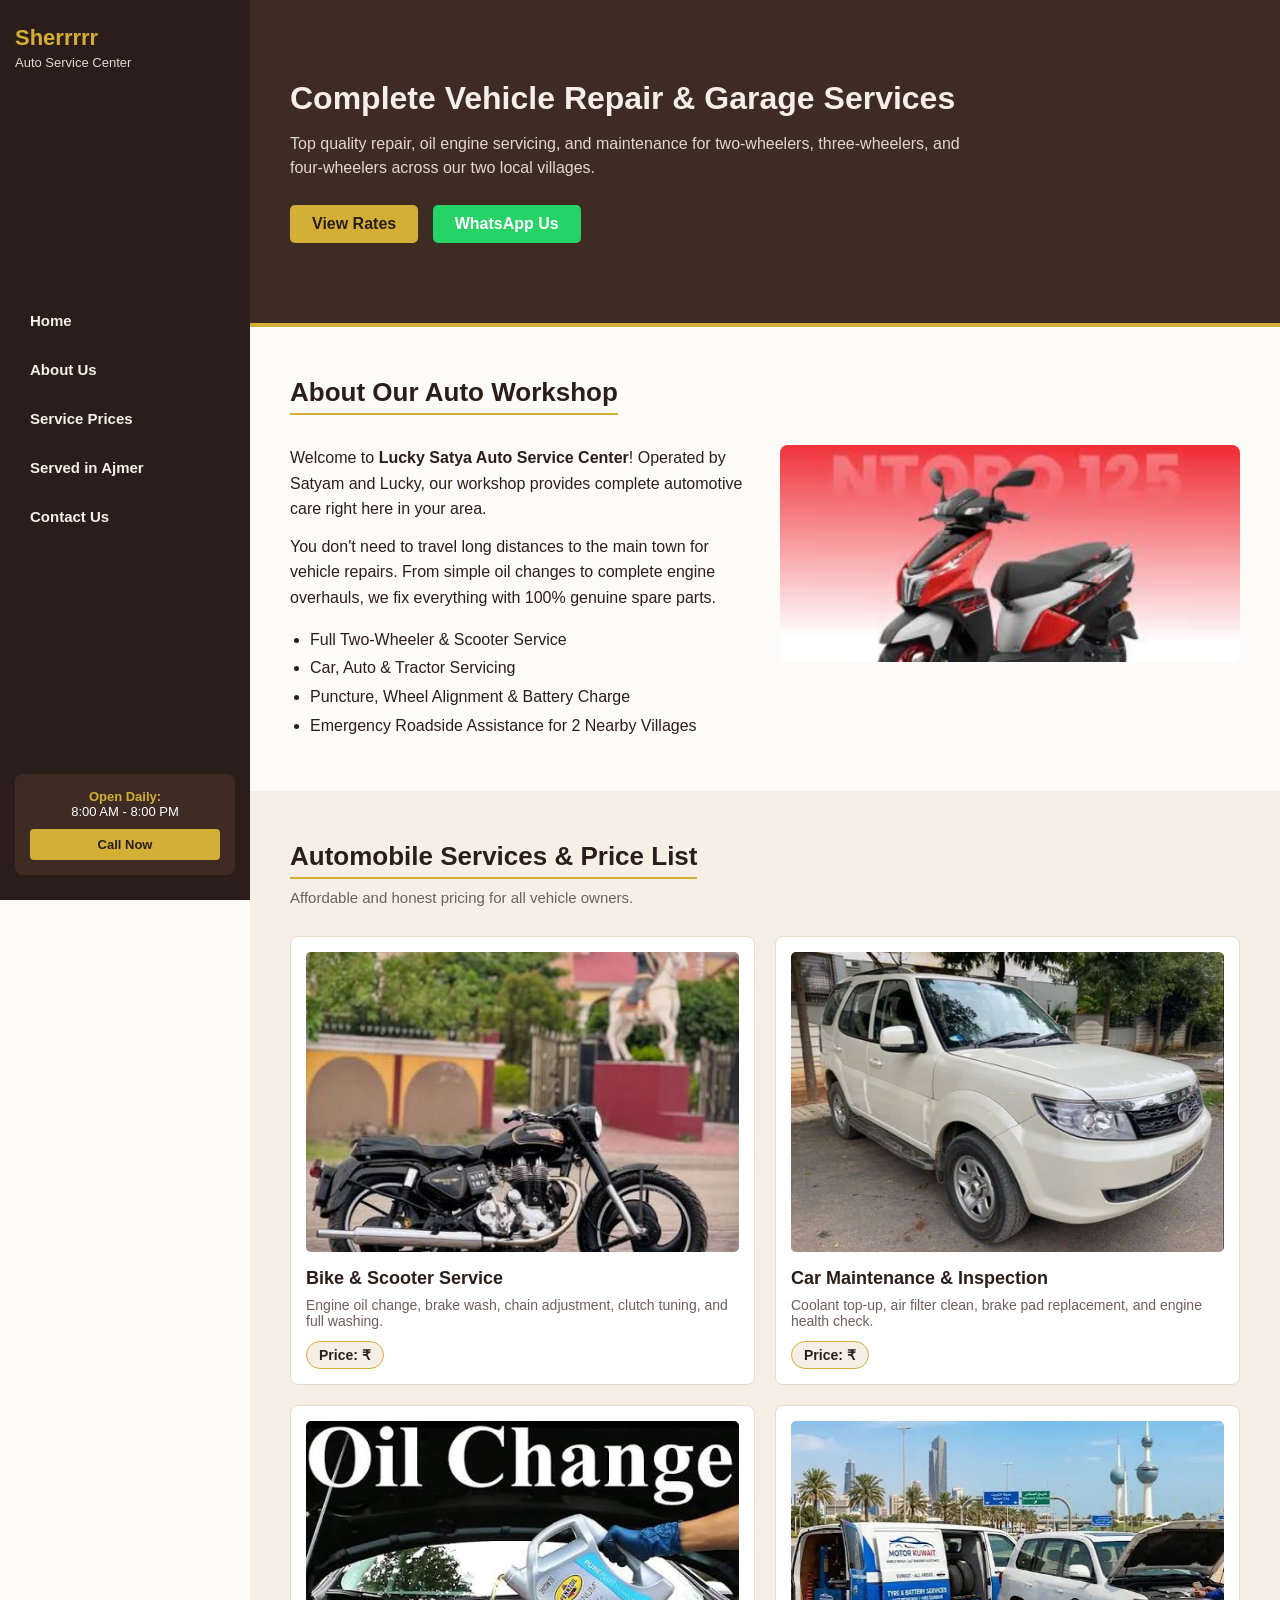
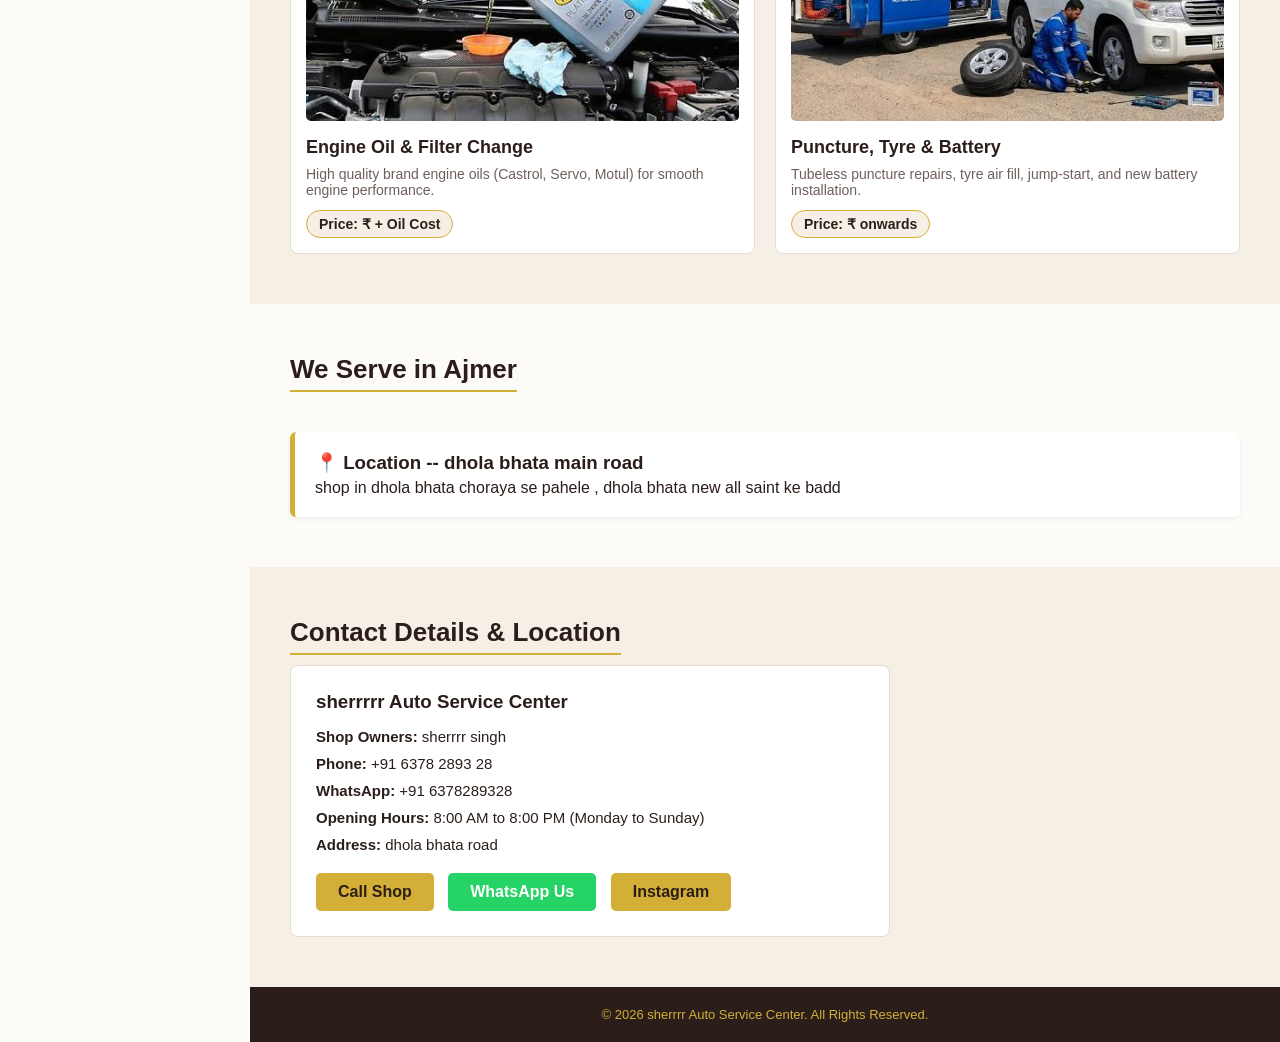
<file: index.html>
<!DOCTYPE html>
<html lang="en">
<head>
    <meta charset="UTF-8">
    <meta name="viewport" content="width=device-width, initial-scale=1.0">
    <title>Lucky Satya Auto Service Center</title>
    <!-- Linking external CSS stylesheet -->
    <link rel="stylesheet" href="style.css">
</head>
<body>

    <!-- Left Side Navigation Bar -->
    <div class="sidebar">
        <div class="logo-area">
            <h2>Sherrrrr</h2>
            <p>Auto Service Center</p>
        </div>

        <div class="menu-links">
            <a href="#home">Home</a>
            <a href="about.html">About Us</a>
            <a href="services.html">Service Prices</a>
            <a href="villages.html">Served in Ajmer</a>
            <a href="contact.html">Contact Us</a>
        </div>

        <div class="sidebar-contact">
            <p><strong>Open Daily:</strong></p>
            <p>8:00 AM - 8:00 PM</p>
            <a href="tel:9876543210" class="call-btn">Call Now</a>
        </div>
    </div>

    <!-- Main Content Area -->
    <div class="main-content">

        <!-- Banner / Hero Section -->
        <div id="home" class="hero">
            <div class="hero-text">
                <h1>Complete Vehicle Repair & Garage Services</h1>
                <p>Top quality repair, oil engine servicing, and maintenance for two-wheelers, three-wheelers, and four-wheelers across our two local villages.</p>
                <div class="button-group">
                    <a href="#services" class="btn btn-gold">View Rates</a>
                    <a href="https://wa.me/919876543210" class="btn btn-green">WhatsApp Us</a>
                </div>
            </div>
        </div>

        <!-- About Us Section -->
        <div id="about" class="section">
            <h2>About Our Auto Workshop</h2>
            <div class="about-container">
                <div class="about-info">
                    <p>Welcome to <strong>Lucky Satya Auto Service Center</strong>! Operated by Satyam and Lucky, our workshop provides complete automotive care right here in your area.</p>
                    <p>You don't need to travel long distances to the main town for vehicle repairs. From simple oil changes to complete engine overhauls, we fix everything with 100% genuine spare parts.</p>
                    <ul>
                        <li>Full Two-Wheeler & Scooter Service</li>
                        <li>Car, Auto & Tractor Servicing</li>
                        <li>Puncture, Wheel Alignment & Battery Charge</li>
                        <li>Emergency Roadside Assistance for 2 Nearby Villages</li>
                    </ul>
                </div>
                <div class="about-photo">
                    <img src="Screenshot 2026-10-23 102539.png" alt="Auto Repair Shop">
                </div>
            </div>
        </div>

        <!-- Automobile Services & Price List -->
        <div id="services" class="section beige-bg">
            <h2>Automobile Services & Price List</h2>
            <p class="section-subtitle">Affordable and honest pricing for all vehicle owners.</p>

            <div class="service-boxes">

                <!-- Service 1 -->
                <div class="box">
                    <img src="images (2).jpg" alt="Bike Repair">
                    <h3>Bike & Scooter Service</h3>
                    <p>Engine oil change, brake wash, chain adjustment, clutch tuning, and full washing.</p>
                    <div class="price">Price: ₹</div>
                </div>

                <!-- Service 2 -->
                <div class="box">
                    <img src="whatsapp-image-2022-11-22-at-2-40-41-pm-500x500.webp" alt="Car Maintenance">
                    <h3>Car Maintenance & Inspection</h3>
                    <p>Coolant top-up, air filter clean, brake pad replacement, and engine health check.</p>
                    <div class="price">Price: ₹</div>
                </div>

                <!-- Service 3 -->
                <div class="box">
                    <img src="images (1).jpg" alt="Engine Oil & Lubrication">
                    <h3>Engine Oil & Filter Change</h3>
                    <p>High quality brand engine oils (Castrol, Servo, Motul) for smooth engine performance.</p>
                    <div class="price">Price: ₹ + Oil Cost</div>
                </div>

                <!-- Service 4 -->
                <div class="box">
                    <img src="images.jpg"Tyre & Battery">
                    <h3>Puncture, Tyre & Battery</h3>
                    <p>Tubeless puncture repairs, tyre air fill, jump-start, and new battery installation.</p>
                    <div class="price">Price: ₹ onwards</div>
                </div>

            </div>
        </div>

        <!-- Village Coverage Section -->
        <div id="villages" class="section">
            <h2> We Serve in Ajmer </h2>
            <p class="section-subtitle"> </p>

            <div class="village-container">
                <div class="v-box">
                    <h3>📍 Location -- dhola bhata main road </h3>
                    <p> shop in dhola bhata choraya se pahele , dhola bhata new all saint ke badd </p>
                </div>
                
            </div>
        </div>

        <!-- Contact Section -->
        <div id="contact" class="section beige-bg">
            <h2>Contact Details & Location</h2>
            <div class="contact-card">
                <h3>sherrrrr Auto Service Center</h3>
                <p><strong>Shop Owners:</strong> sherrrr singh</p>
                <p><strong>Phone:</strong> +91 6378 2893 28</p>
                <p><strong>WhatsApp:</strong> +91 6378289328</p>
                <p><strong>Opening Hours:</strong> 8:00 AM to 8:00 PM (Monday to Sunday)</p>
                <p><strong>Address:</strong> dhola bhata road</p>

                <div class="action-buttons">
                    <a href="tel:6378289328" class="btn btn-gold">Call Shop</a>
                    <a href="https://wa.me/6378289328" class="btn btn-green">WhatsApp Us</a>
                    <a href="https://instagram.com" class="btn btn-gold">Instagram</a>
                </div>
            </div>
        </div>

        <!-- Footer -->
        <div class="footer">
            <p>&copy; 2026 sherrrr Auto Service Center. All Rights Reserved.</p>
</file>
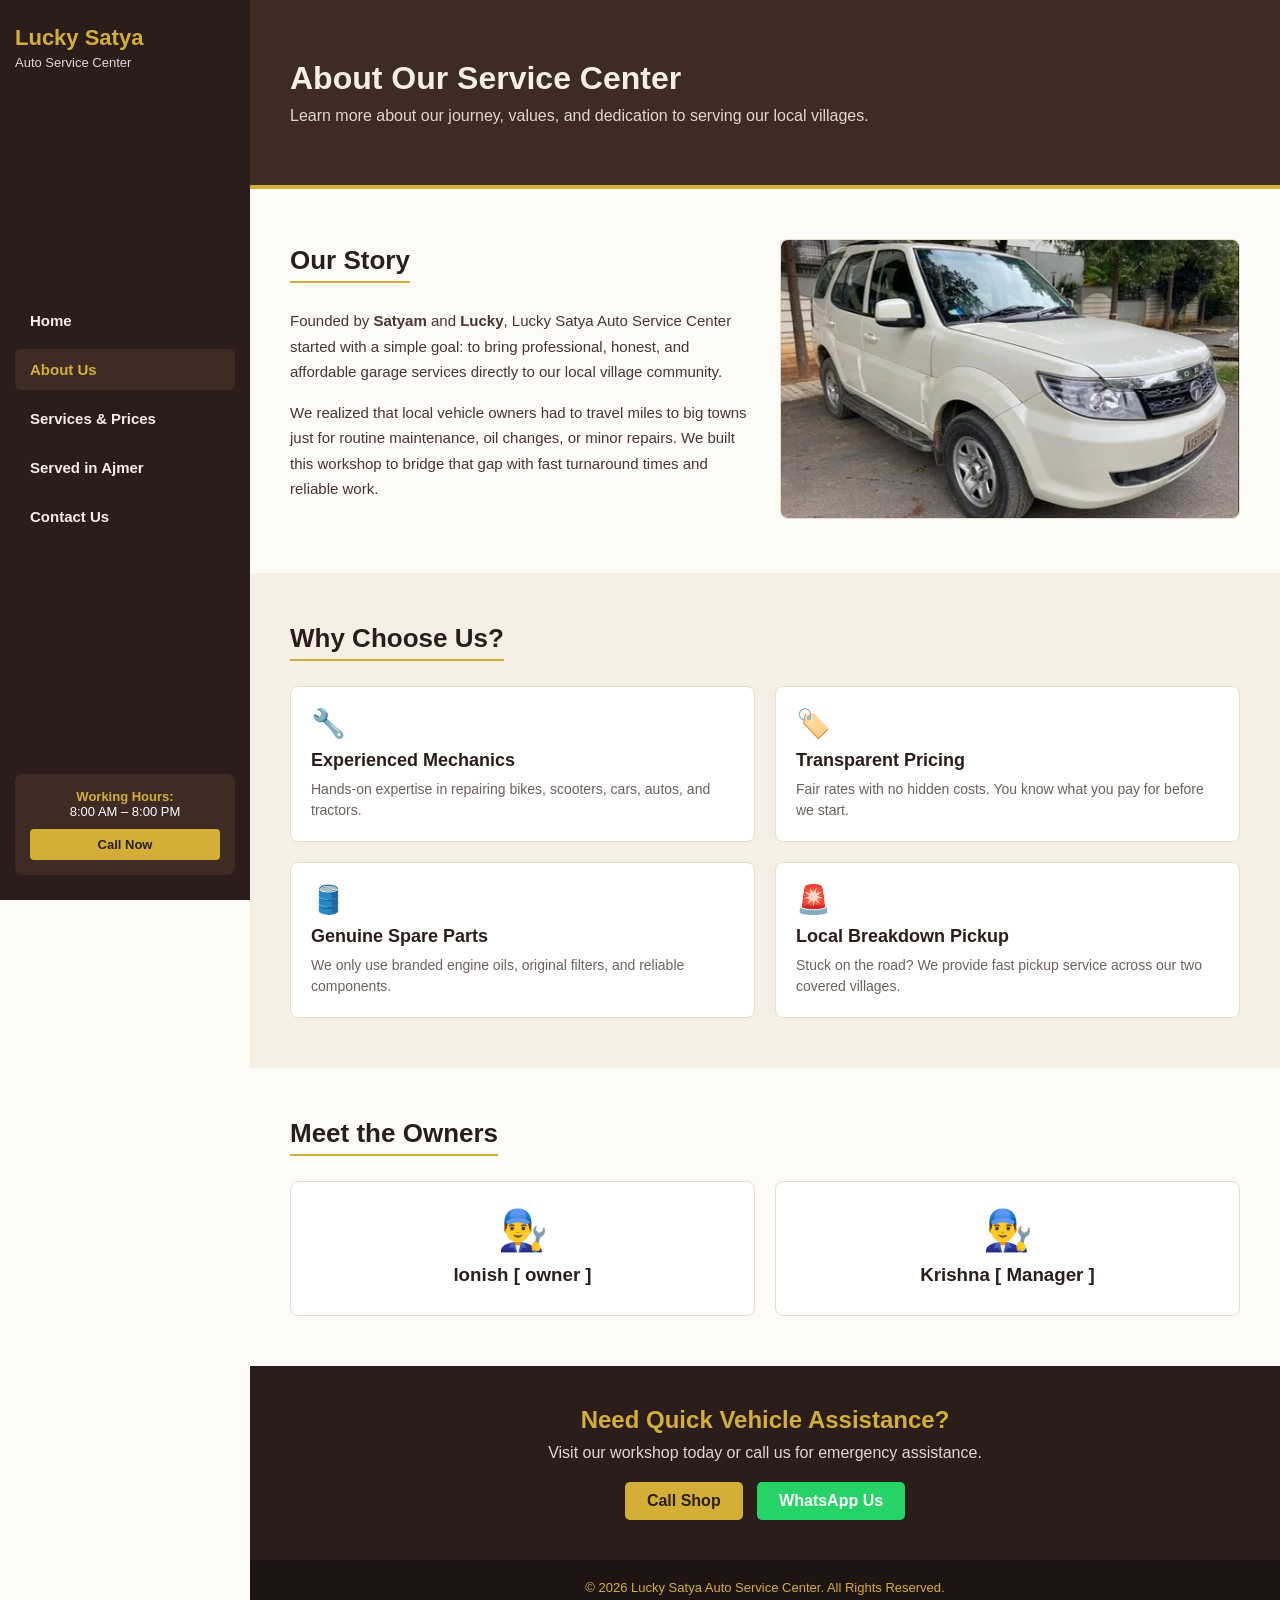
<file: about.html>
<!DOCTYPE html>
<html lang="en">
<head>
    <meta charset="UTF-8">
    <meta name="viewport" content="width=device-width, initial-scale=1.0">
    <title>About Us | Lucky Satya Auto Service Center</title>
    <!-- External CSS link -->
    <link rel="stylesheet" href="aboutstyle.css">
</head>
<body>

    <!-- Left Sidebar Navigation -->
    <div class="sidebar">
        <div class="logo">
            <h2>Lucky Satya</h2>
            <p>Auto Service Center</p>
        </div>

        <div class="nav-links">
            <a href="hexa.html">Home</a>
            <a href="about.html" class="active">About Us</a>
            <a href="services.html">Services & Prices</a>
            <a href="villages.html">Served in Ajmer</a>
            <a href="contact.html">Contact Us</a>
        </div>

        <div class="sidebar-info">
            <p><strong>Working Hours:</strong></p>
            <p>8:00 AM – 8:00 PM</p>
            <a href="tel:9876543210" class="call-button">Call Now</a>
        </div>
    </div>

    <!-- Main Content Area -->
    <div class="main-content">

        <!-- Page Header Banner -->
        <div class="header-banner">
            <h1>About Our Service Center</h1>
            <p>Learn more about our journey, values, and dedication to serving our local villages.</p>
        </div>

        <!-- Main About Section -->
        <div class="section">
            <div class="about-grid">
                <div class="about-text">
                    <h2>Our Story</h2>
                    <p>Founded by <strong>Satyam</strong> and <strong>Lucky</strong>, Lucky Satya Auto Service Center started with a simple goal: to bring professional, honest, and affordable garage services directly to our local village community.</p>
                    <p>We realized that local vehicle owners had to travel miles to big towns just for routine maintenance, oil changes, or minor repairs. We built this workshop to bridge that gap with fast turnaround times and reliable work.</p>
                </div>
                <div class="about-image">
                    <img src="whatsapp-image-2022-11-22-at-2-40-41-pm-500x500.webp" alt="Our Auto Workshop">
                </div>
            </div>
        </div>

        <!-- Why Choose Us Cards -->
        <div class="section beige-bg">
            <h2>Why Choose Us?</h2>
            <div class="features-grid">
                <div class="feature-card">
                    <div class="icon">🔧</div>
                    <h3>Experienced Mechanics</h3>
                    <p>Hands-on expertise in repairing bikes, scooters, cars, autos, and tractors.</p>
                </div>

                <div class="feature-card">
                    <div class="icon">🏷️</div>
                    <h3>Transparent Pricing</h3>
                    <p>Fair rates with no hidden costs. You know what you pay for before we start.</p>
                </div>

                <div class="feature-card">
                    <div class="icon">🛢️</div>
                    <h3>Genuine Spare Parts</h3>
                    <p>We only use branded engine oils, original filters, and reliable components.</p>
                </div>

                <div class="feature-card">
                    <div class="icon">🚨</div>
                    <h3>Local Breakdown Pickup</h3>
                    <p>Stuck on the road? We provide fast pickup service across our two covered villages.</p>
                </div>
            </div>
        </div>

        <!-- Our Founders / Team Section -->
        <div class="section">
            <h2>Meet the Owners</h2>
            <div class="team-grid">
                <div class="team-card">
                    <div class="avatar">👨‍🔧</div>
                    <h3>lonish [ owner ]</h3>
                </div>

                <div class="team-card">
                    <div class="avatar">👨‍🔧</div>
                    <h3>Krishna [  Manager ]</h3>
                </div>
            </div>
        </div>

        <!-- Call to Action Banner -->
        <div class="cta-banner">
            <h2>Need Quick Vehicle Assistance?</h2>
            <p>Visit our workshop today or call us for emergency assistance.</p>
            <div class="cta-buttons">
                <a href="tel:9876543210" class="btn btn-gold">Call Shop</a>
                <a href="https://wa.me/919876543210" class="btn btn-green">WhatsApp Us</a>
            </div>
        </div>

        <!-- Footer -->
        <div class="footer">
            <p>&copy; 2026 Lucky Satya Auto Service Center. All Rights Reserved.</p>
        </div>

    </div>

</body>
</html>
</file>
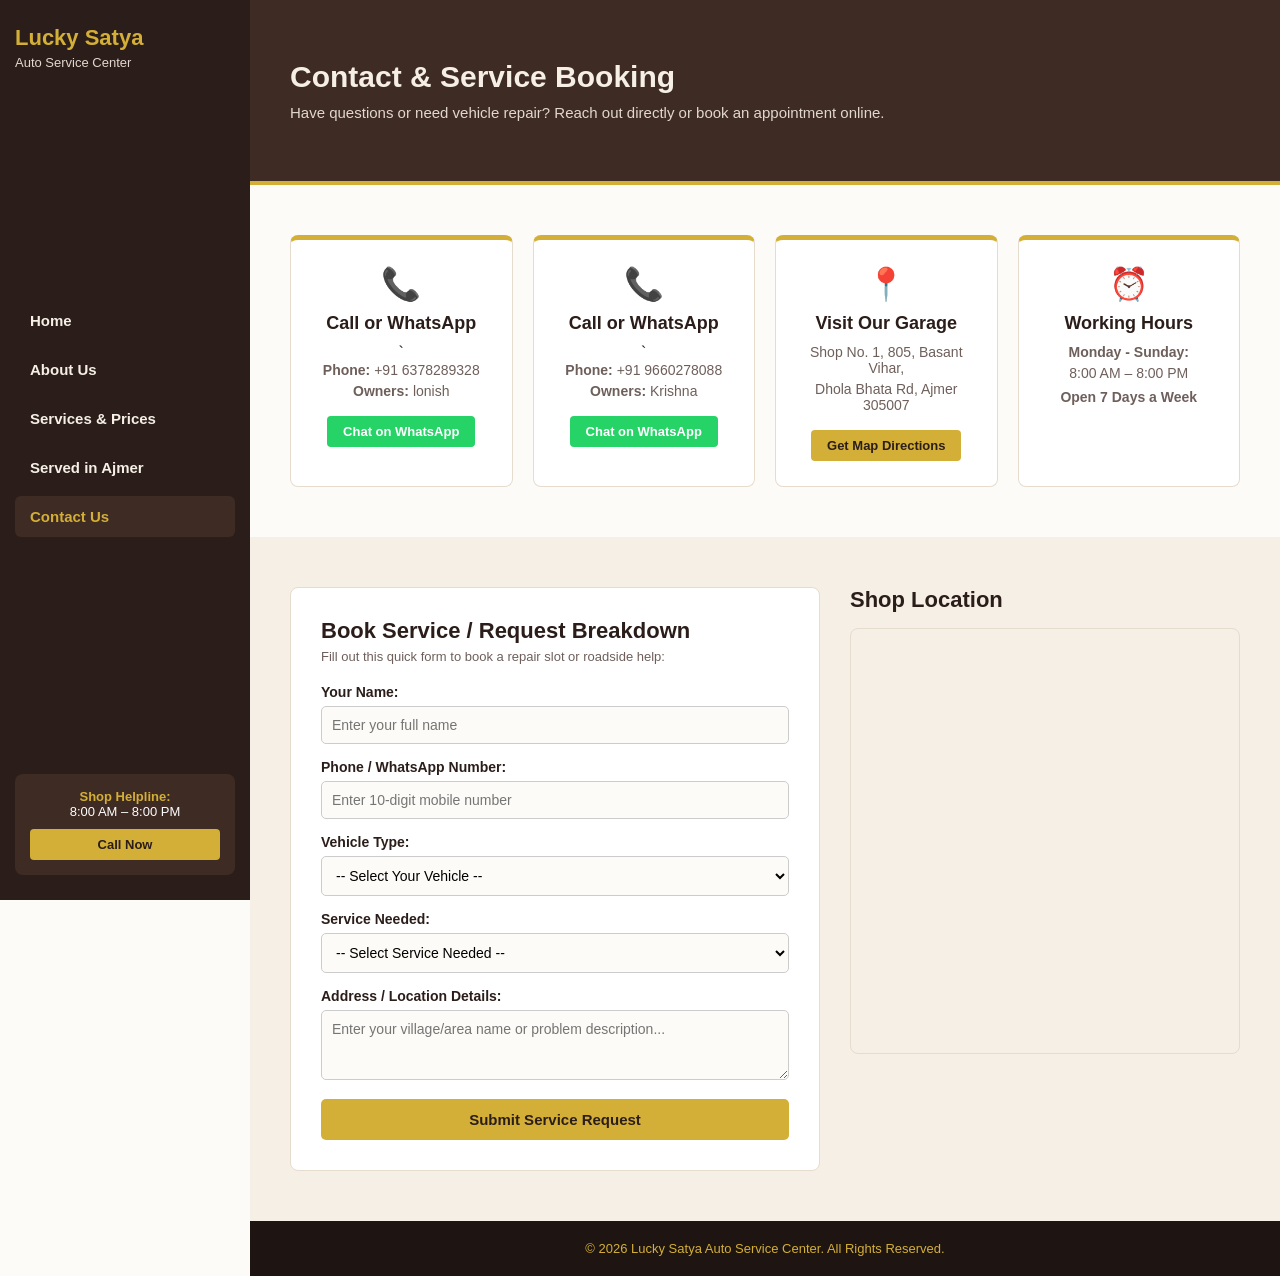
<file: contact.html>
<!DOCTYPE html>
<html lang="en">
<head>
    <meta charset="UTF-8">
    <meta name="viewport" content="width=device-width, initial-scale=1.0">
    <title>Contact Us | Lucky Satya Auto Service Center</title>
    <!-- Linking external CSS -->
    <link rel="stylesheet" href="contactstyle.css">
</head>
<body>

    <!-- Left Sidebar Navigation -->
    <div class="sidebar">
        <div class="logo">
            <h2>Lucky Satya</h2>
            <p>Auto Service Center</p>
        </div>

        <div class="nav-links">
            <a href="hexa.html">Home</a>
            <a href="about.html">About Us</a>
            <a href="services.html">Services & Prices</a>
            <a href="villages.html">Served in Ajmer</a>
            <a href="contact.html" class="active">Contact Us</a>
        </div>

        <div class="sidebar-info">
            <p><strong>Shop Helpline:</strong></p>
            <p>8:00 AM – 8:00 PM</p>
            <a href="tel:9876543210" class="call-button">Call Now</a>
        </div>
    </div>

    <!-- Main Content Area -->
    <div class="main-content">

        <!-- Page Header Banner -->
        <div class="header-banner">
            <h1>Contact & Service Booking</h1>
            <p>Have questions or need vehicle repair? Reach out directly or book an appointment online.</p>
        </div>

        <!-- Quick Contact Info Cards (3 Columns) -->
        <div class="section">
            <div class="contact-cards-grid">
                
                <!-- Card 1: Phone -->
                <div class="info-card">
                    <div class="card-icon">📞</div>
                    <h3>Call or WhatsApp</h3>`
                    <p><strong>Phone:</strong> +91 6378289328</p>
                    <p><strong>Owners:</strong> lonish </p>
                    <a href="https://wa.me/6378289328" class="card-btn whatsapp-bg">Chat on WhatsApp</a>
                </div>
                <div class="info-card">
                    <div class="card-icon">📞</div>
                    <h3>Call or WhatsApp</h3>`
                    <p><strong>Phone:</strong> +91 9660278088</p>
                    <p><strong>Owners:</strong> Krishna </p>
                    <a href="https://wa.me/9660278088" class="card-btn whatsapp-bg">Chat on WhatsApp</a>
                </div>

                <!-- Card 2: Shop Address -->
                <div class="info-card">
                    <div class="card-icon">📍</div>
                    <h3>Visit Our Garage</h3>
                    <p>Shop No. 1, 805, Basant Vihar,</p>
                    <p>Dhola Bhata Rd, Ajmer 305007</p>
                    <a href="https://www.google.com/maps/search/?api=1&query=Shop+no.+1+805+Basant+Vihar+Dhola+Bhata+Rd+Dhola+Bhata+Ajmer+Rajasthan+305007" target="_blank" class="card-btn gold-bg">Get Map Directions</a>
                </div>

                <!-- Card 3: Opening Hours -->
                <div class="info-card">
                    <div class="card-icon">⏰</div>
                    <h3>Working Hours</h3>
                    <p><strong>Monday - Sunday:</strong></p>
                    <p>8:00 AM – 8:00 PM</p>
                    <p class="tag-open">Open 7 Days a Week</p>
                </div>

            </div>
        </div>

        <!-- Interactive Booking Form & Map Section -->
        <div class="section beige-bg">
            <div class="form-and-map-container">

                <!-- Service Request Form -->
                <div class="booking-form-box">
                    <h2>Book Service / Request Breakdown</h2>
                    <p class="form-subtitle">Fill out this quick form to book a repair slot or roadside help:</p>

                    <form action="#" method="post" onsubmit="alert('Thank you! Your service request has been sent. Satyam/Lucky will call you shortly.'); return false;">
                        <div class="form-group">
                            <label for="name">Your Name:</label>
                            <input type="text" id="name" name="name" placeholder="Enter your full name" required>
                        </div>

                        <div class="form-group">
                            <label for="phone">Phone / WhatsApp Number:</label>
                            <input type="tel" id="phone" name="phone" placeholder="Enter 10-digit mobile number" required>
                        </div>

                        <div class="form-group">
                            <label for="vehicle">Vehicle Type:</label>
                            <select id="vehicle" name="vehicle" required>
                                <option value="">-- Select Your Vehicle --</option>
                                <option value="Bike / Scooter">Bike or Scooter</option>
                                <option value="Car">Car</option>
                                <option value="Auto Rickshaw">Auto Rickshaw</option>
                                <option value="Tractor / Commercial">Tractor or Commercial</option>
                            </select>
                        </div>

                        <div class="form-group">
                            <label for="service">Service Needed:</label>
                            <select id="service" name="service" required>
                                <option value="">-- Select Service Needed --</option>
                                <option value="General Servicing">Full Servicing & Washing</option>
                                <option value="Oil Change">Engine Oil & Filter Change</option>
                                <option value="Breakdown Pickup">Roadside Breakdown Pickup</option>
                                <option value="Puncture / Battery">Puncture or Battery Jump-Start</option>
                                <option value="Other Repairs">Other Mechanical Work</option>
                            </select>
                        </div>

                        <div class="form-group">
                            <label for="message">Address / Location Details:</label>
                            <textarea id="message" name="message" rows="3" placeholder="Enter your village/area name or problem description..."></textarea>
                        </div>

                        <button type="submit" class="submit-btn">Submit Service Request</button>
                    </form>
                </div>

                <!-- Google Map Box -->
                <div class="map-box">
                    <h2>Shop Location</h2>
                    <div class="iframe-wrapper">
                        <iframe 
                            src="https://www.google.com/maps?q=Shop+no.+1+805+Basant+Vihar+Dhola+Bhata+Rd+Dhola+Bhata+Ajmer+Rajasthan+305007&output=embed" 
                            width="100%" 
                            height="420" 
                            style="border:0;" 
                            allowfullscreen="" 
                            loading="lazy" 
                            referrerpolicy="no-referrer-when-downgrade">
                        </iframe>
                    </div>
                </div>

            </div>
        </div>

        <!-- Footer -->
        <div class="footer">
            <p>&copy; 2026 Lucky Satya Auto Service Center. All Rights Reserved.</p>
        </div>

    </div>

</body>
</html>
</file>
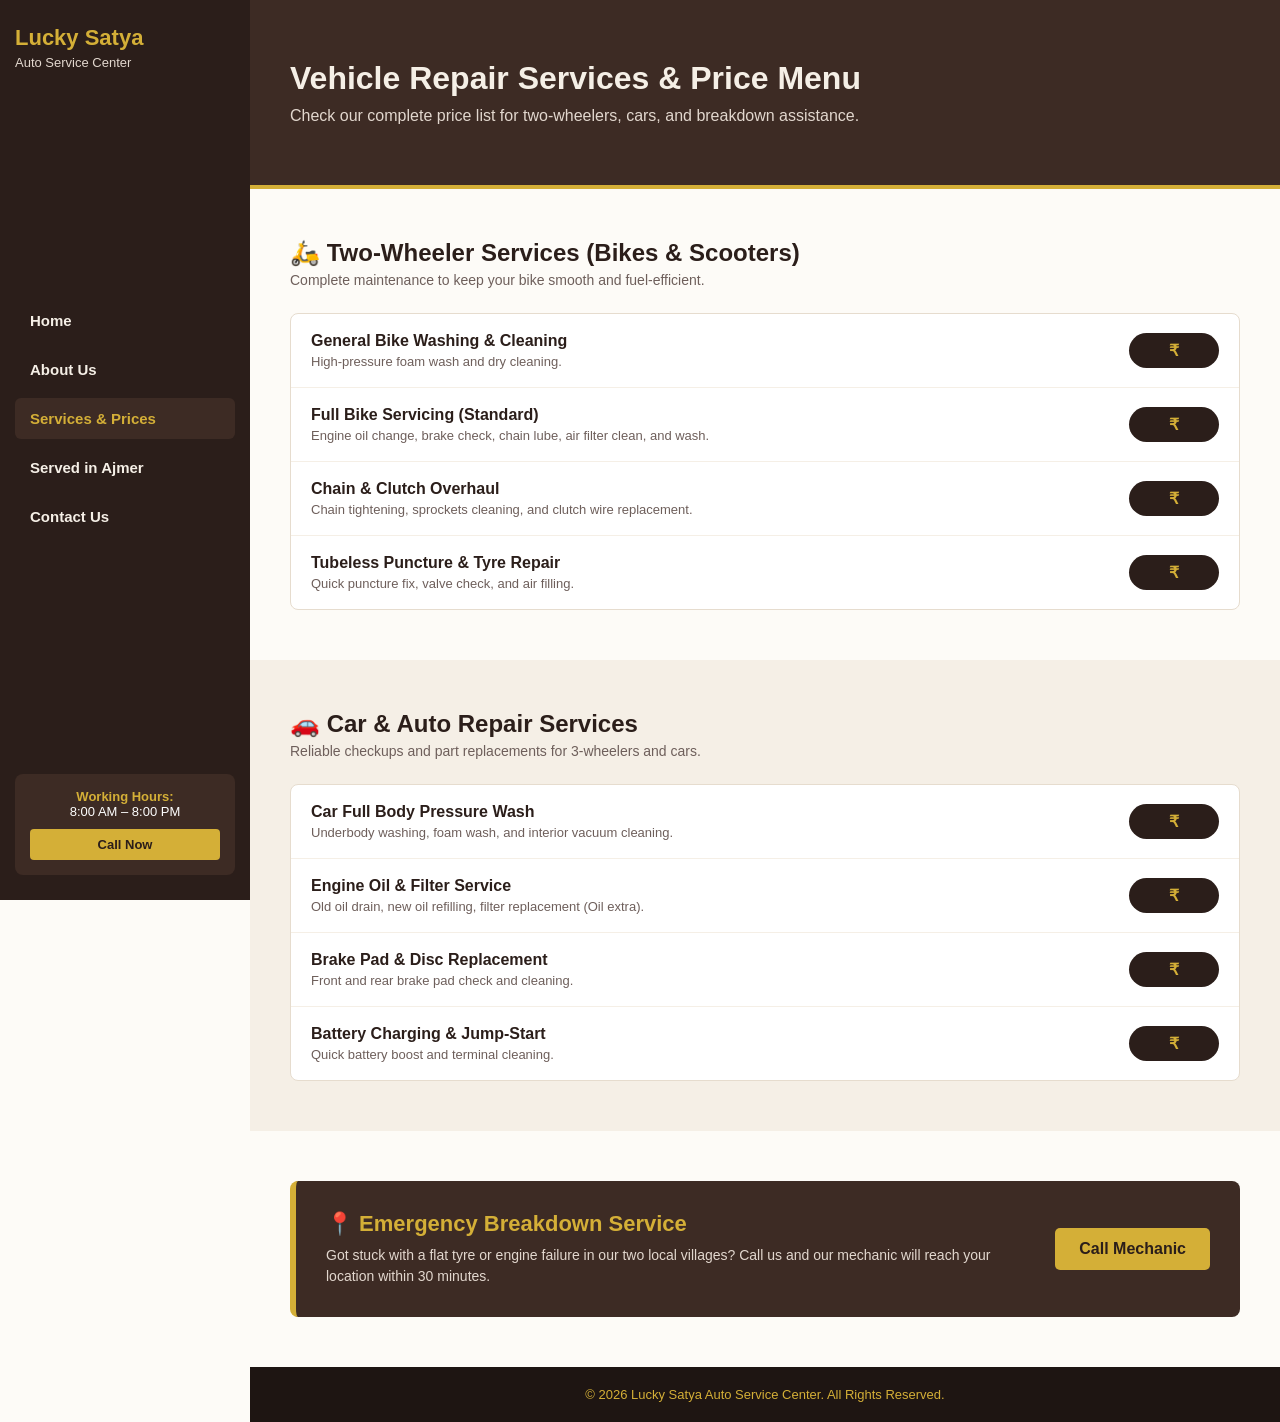
<file: services.html>
<!DOCTYPE html>
<html lang="en">
<head>
    <meta charset="UTF-8">
    <meta name="viewport" content="width=device-width, initial-scale=1.0">
    <title>Services & Pricing | Lucky Satya Auto Service Center</title>
    <!-- Linking external CSS -->
    <link rel="stylesheet" href="servicesstyle.css">
</head>
<body>

    <!-- Left Sidebar Navigation -->
    <div class="sidebar">
        <div class="logo">
            <h2>Lucky Satya</h2>
            <p>Auto Service Center</p>
        </div>

        <div class="nav-links">
            <a href="hexa.html">Home</a>
            <a href="about.html">About Us</a>
            <a href="services.html" class="active">Services & Prices</a>
            <a href="villages.html">Served in Ajmer</a>
            <a href="contact.html">Contact Us</a>
        </div>

        <div class="sidebar-info">
            <p><strong>Working Hours:</strong></p>
            <p>8:00 AM – 8:00 PM</p>
            <a href="tel:9876543210" class="call-button">Call Now</a>
        </div>
    </div>

    <!-- Main Content Area -->
    <div class="main-content">

        <!-- Page Header Banner -->
        <div class="header-banner">
            <h1>Vehicle Repair Services & Price Menu</h1>
            <p>Check our complete price list for two-wheelers, cars, and breakdown assistance.</p>
        </div>

        <!-- Service Category 1: Bike & Scooter Servicing -->
        <div class="section">
            <div class="category-header">
                <h2>🛵 Two-Wheeler Services (Bikes & Scooters)</h2>
                <p>Complete maintenance to keep your bike smooth and fuel-efficient.</p>
            </div>

            <div class="price-table">
                <div class="price-row">
                    <div class="service-name">
                        <strong>General Bike Washing & Cleaning</strong>
                        <p>High-pressure foam wash and dry cleaning.</p>
                    </div>
                    <div class="service-price">₹</div>
                </div>

                <div class="price-row">
                    <div class="service-name">
                        <strong>Full Bike Servicing (Standard)</strong>
                        <p>Engine oil change, brake check, chain lube, air filter clean, and wash.</p>
                    </div>
                    <div class="service-price">₹</div>
                </div>

                <div class="price-row">
                    <div class="service-name">
                        <strong>Chain & Clutch Overhaul</strong>
                        <p>Chain tightening, sprockets cleaning, and clutch wire replacement.</p>
                    </div>
                    <div class="service-price">₹</div>
                </div>

                <div class="price-row">
                    <div class="service-name">
                        <strong>Tubeless Puncture & Tyre Repair</strong>
                        <p>Quick puncture fix, valve check, and air filling.</p>
                    </div>
                    <div class="service-price">₹</div>
                </div>
            </div>
        </div>

        <!-- Service Category 2: Cars & Commercial Vehicles -->
        <div class="section beige-bg">
            <div class="category-header">
                <h2>🚗 Car & Auto Repair Services</h2>
                <p>Reliable checkups and part replacements for 3-wheelers and cars.</p>
            </div>

            <div class="price-table">
                <div class="price-row">
                    <div class="service-name">
                        <strong>Car Full Body Pressure Wash</strong>
                        <p>Underbody washing, foam wash, and interior vacuum cleaning.</p>
                    </div>
                    <div class="service-price">₹</div>
                </div>

                <div class="price-row">
                    <div class="service-name">
                        <strong>Engine Oil & Filter Service</strong>
                        <p>Old oil drain, new oil refilling, filter replacement (Oil extra).</p>
                    </div>
                    <div class="service-price">₹</div>
                </div>

                <div class="price-row">
                    <div class="service-name">
                        <strong>Brake Pad & Disc Replacement</strong>
                        <p>Front and rear brake pad check and cleaning.</p>
                    </div>
                    <div class="service-price">₹</div>
                </div>

                <div class="price-row">
                    <div class="service-name">
                        <strong>Battery Charging & Jump-Start</strong>
                        <p>Quick battery boost and terminal cleaning.</p>
                    </div>
                    <div class="service-price">₹</div>
                </div>
            </div>
        </div>

        <!-- Special Roadside Pickup Banner -->
        <div class="section">
            <div class="pickup-card">
                <div class="pickup-text">
                    <h2>📍 Emergency Breakdown Service</h2>
                    <p>Got stuck with a flat tyre or engine failure in our two local villages? Call us and our mechanic will reach your location within 30 minutes.</p>
                </div>
                <div class="pickup-action">
                    <a href="tel:9876543210" class="btn btn-gold">Call Mechanic</a>
                </div>
            </div>
        </div>

        <!-- Footer -->
        <div class="footer">
            <p>&copy; 2026 Lucky Satya Auto Service Center. All Rights Reserved.</p>
        </div>

    </div>

</body>
</html>
</file>
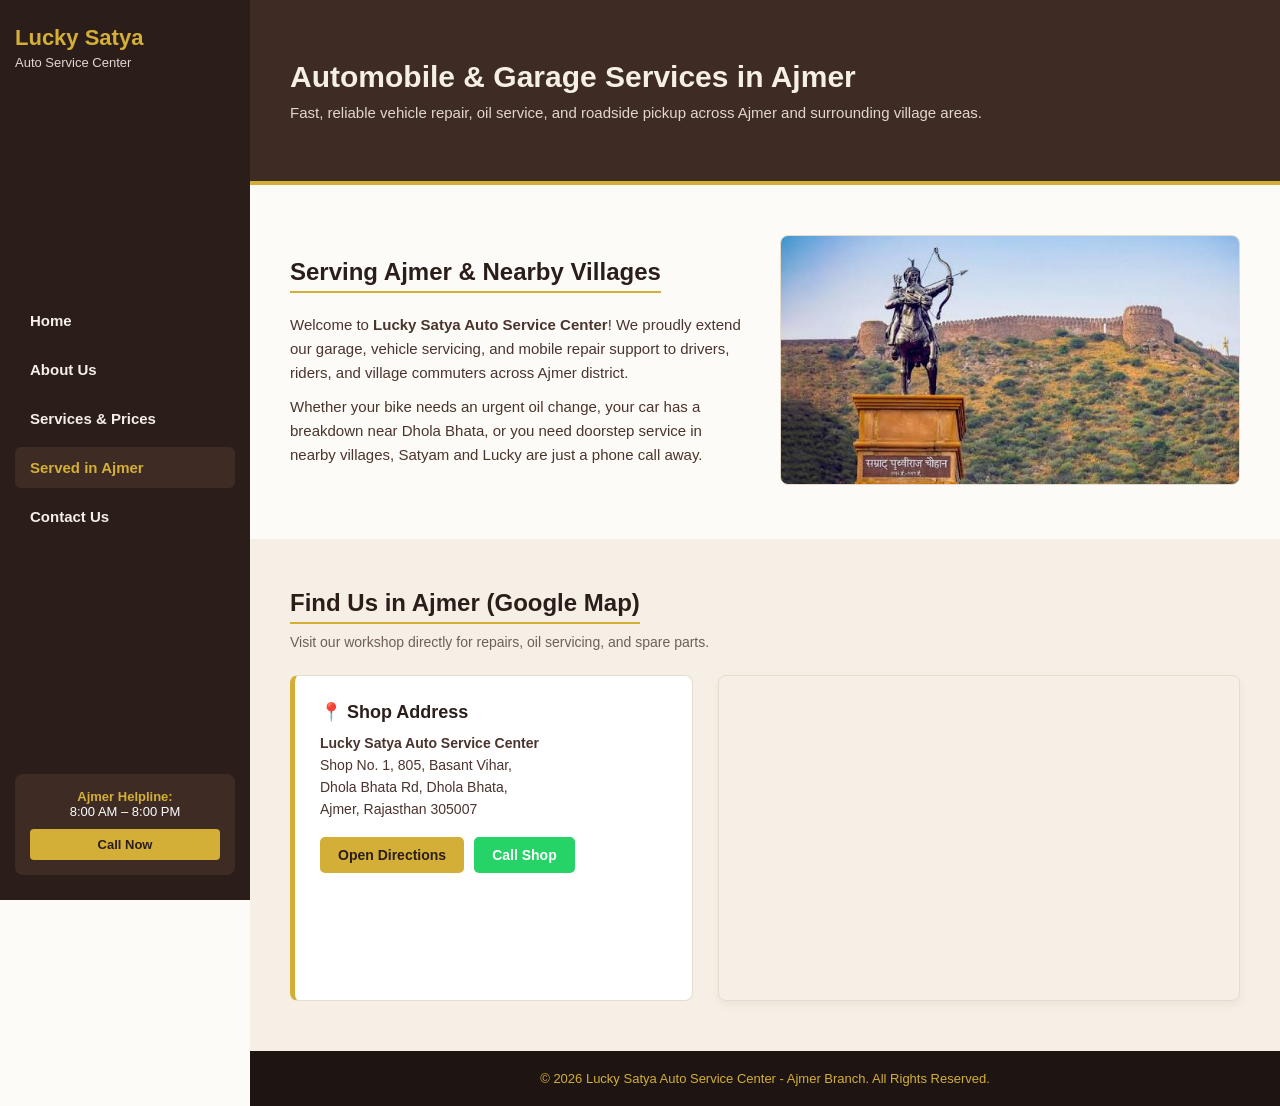
<file: villages.html>
<!DOCTYPE html>
<html lang="en">
<head>
    <meta charset="UTF-8">
    <meta name="viewport" content="width=device-width, initial-scale=1.0">
    <title>Served in Ajmer | Lucky Satya Auto Service Center</title>
    <!-- Linking external CSS -->
    <link rel="stylesheet" href="servedinajmerstyle.css">
</head>
<body>

    <!-- Left Sidebar Navigation -->
    <div class="sidebar">
        <div class="logo">
            <h2>Lucky Satya</h2>
            <p>Auto Service Center</p>
        </div>

        <div class="nav-links">
            <a href="hexa.html">Home</a>
            <a href="about.html">About Us</a>
            <a href="services.html">Services & Prices</a>
            <a href="villages.html" class="active">Served in Ajmer</a>
            <a href="contact.html">Contact Us</a>
        </div>

        <div class="sidebar-info">
            <p><strong>Ajmer Helpline:</strong></p>
            <p>8:00 AM – 8:00 PM</p>
            <a href="tel:9876543210" class="call-button">Call Now</a>
        </div>
    </div>

    <!-- Main Content Area -->
    <div class="main-content">

        <!-- Page Header Banner -->
        <div class="header-banner">
            <h1>Automobile & Garage Services in Ajmer</h1>
            <p>Fast, reliable vehicle repair, oil service, and roadside pickup across Ajmer and surrounding village areas.</p>
        </div>

        <!-- Local Coverage Intro -->
        <div class="section">
            <div class="intro-grid">
                <div class="intro-text">
                    <h2>Serving Ajmer & Nearby Villages</h2>
                    <p>Welcome to <strong>Lucky Satya Auto Service Center</strong>! We proudly extend our garage, vehicle servicing, and mobile repair support to drivers, riders, and village commuters across Ajmer district.</p>
                    <p>Whether your bike needs an urgent oil change, your car has a breakdown near Dhola Bhata, or you need doorstep service in nearby villages, Satyam and Lucky are just a phone call away.</p>
                </div>
                <div class="intro-image">
                    <img src="images (3).jpg" alt="Ajmer Auto Service Workshop">
                </div>
            </div>
        </div>

        <!-- Shop Location & Google Map Section -->
        <div class="section beige-bg">
            <h2>Find Us in Ajmer (Google Map)</h2>
            <p class="section-subtitle">Visit our workshop directly for repairs, oil servicing, and spare parts.</p>

            <div class="map-container">
                <div class="address-box">
                    <h3>📍 Shop Address</h3>
                    <p><strong>Lucky Satya Auto Service Center</strong></p>
                    <p>Shop No. 1, 805, Basant Vihar,</p>
                    <p>Dhola Bhata Rd, Dhola Bhata,</p>
                    <p>Ajmer, Rajasthan 305007</p>
                    
                    <div class="map-buttons">
                        <a href="https://www.google.com/maps/search/?api=1&query=Shop+no.+1+805+Basant+Vihar+Dhola+Bhata+Rd+Dhola+Bhata+Ajmer+Rajasthan+305007" target="_blank" class="btn btn-gold">Open Directions</a>
                        <a href="tel:9876543210" class="btn btn-green">Call Shop</a>
                    </div>
                </div>

                <div class="map-iframe">
                    <!-- Embedded Google Map -->
                    <iframe 
                        src="https://www.google.com/maps?q=Shop+no.+1+805+Basant+Vihar+Dhola+Bhata+Rd+Dhola+Bhata+Ajmer+Rajasthan+305007&output=embed" 
                        width="100%" 
                        height="320" 
                        style="border:0;" 
                        allowfullscreen="" 
                        loading="lazy" 
                        referrerpolicy="no-referrer-when-downgrade">
                    </iframe>
                </div>
            </div>
        </div>
       

        <!-- Footer -->
        <div class="footer">
            <p>&copy; 2026 Lucky Satya Auto Service Center - Ajmer Branch. All Rights Reserved.</p>
        </div>

    </div>

</body>
</html>
</file>
<file: style.css>
/* ===================================================
   SIMPLE BEIGE & COFFEE THEME CSS FOR BEGINNERS
   =================================================== */

/* Basic page reset */
* {
    margin: 0;
    padding: 0;
    box-sizing: border-box;
    font-family: Arial, sans-serif;
}

body {
    background-color: #fdfbf7; /* Light Cream Background */
    color: #2b1e1a;            /* Dark Coffee Text */
}

/* ------------------------------------
   1. SIDEBAR (NAVIGATION ON LEFT)
   ------------------------------------ */
.sidebar {
    width: 250px;
    height: 100vh;
    background-color: #2b1e1a; /* Dark Espresso Coffee Color */
    position: fixed;
    top: 0;
    left: 0;
    padding: 25px 15px;
    color: #ffffff;
    display: flex;
    flex-direction: column;
    justify-content: space-between;
}

.logo-area h2 {
    color: #d4af37; /* Metallic Gold Accent */
    font-size: 22px;
}

.logo-area p {
    color: #e2d7ce;
    font-size: 13px;
    margin-top: 4px;
}

/* Menu links in sidebar */
.menu-links {
    margin: 30px 0;
}

.menu-links a {
    display: block;
    color: #f5efe6;
    text-decoration: none;
    padding: 12px 15px;
    margin-bottom: 8px;
    border-radius: 6px;
    font-weight: bold;
    font-size: 15px;
}

.menu-links a:hover {
    background-color: #4a342d; /* Lighter Mocha Hover */
    color: #d4af37;
}

.sidebar-contact {
    background-color: #3d2b24;
    padding: 15px;
    border-radius: 8px;
    text-align: center;
    font-size: 13px;
}

.sidebar-contact strong {
    color: #d4af37;
}

.call-btn {
    display: block;
    background-color: #d4af37;
    color: #2b1e1a;
    text-decoration: none;
    padding: 8px;
    margin-top: 10px;
    border-radius: 4px;
    font-weight: bold;
}

/* ------------------------------------
   2. MAIN CONTENT AREA (RIGHT SIDE)
   ------------------------------------ */
.main-content {
    margin-left: 250px; /* Space for the left sidebar */
}

/* Hero Banner */
.hero {
    background-color: #3d2b24;
    color: #ffffff;
    padding: 80px 40px;
    border-bottom: 4px solid #d4af37;
}

.hero-text {
    max-width: 700px;
}

.hero-text h1 {
    font-size: 32px;
    color: #f5efe6;
    margin-bottom: 15px;
}

.hero-text p {
    font-size: 16px;
    color: #e2d7ce;
    margin-bottom: 25px;
    line-height: 1.5;
}

/* Buttons */
.btn {
    display: inline-block;
    padding: 10px 22px;
    text-decoration: none;
    font-weight: bold;
    border-radius: 5px;
    margin-right: 10px;
}

.btn-gold {
    background-color: #d4af37;
    color: #2b1e1a;
}

.btn-green {
    background-color: #25d366;
    color: #ffffff;
}

/* General Sections */
.section {
    padding: 50px 40px;
}

.beige-bg {
    background-color: #f5efe6; /* Soft Warm Beige Background */
}

.section h2 {
    color: #2b1e1a;
    font-size: 26px;
    margin-bottom: 10px;
    border-bottom: 2px solid #d4af37;
    display: inline-block;
    padding-bottom: 5px;
}

.section-subtitle {
    color: #6e5f5b;
    margin-bottom: 30px;
    font-size: 15px;
}

/* ------------------------------------
   3. ABOUT SECTION
   ------------------------------------ */
.about-container {
    display: flex;
    gap: 30px;
    margin-top: 20px;
}

.about-info {
    flex: 1;
}

.about-info p {
    margin-bottom: 12px;
    line-height: 1.6;
}

.about-info ul {
    margin-left: 20px;
    margin-top: 15px;
    line-height: 1.8;
}

.about-photo {
    flex: 1;
}

.about-photo img {
    width: 100%;
    max-height: 280px;
    object-fit: cover;
    border-radius: 8px;
}

/* ------------------------------------
   4. SERVICES & PRICES (4 CARDS)
   ------------------------------------ */
.service-boxes {
    display: flex;
    flex-wrap: wrap;
    gap: 20px;
}

.box {
    background-color: #ffffff;
    border: 1px solid #e6dcce;
    border-radius: 8px;
    padding: 15px;
    width: calc(50% - 10px); /* 2 boxes per row */
}

.box img {
    width: 100%;
    height: 300px;
    object-fit: cover;
    border-radius: 5px;
    margin-bottom: 12px;
}

.box h3 {
    color: #2b1e1a;
    font-size: 18px;
    margin-bottom: 8px;
}

.box p {
    color: #6e5f5b;
    font-size: 14px;
    margin-bottom: 12px;
}

.price {
    background-color: #f5efe6;
    color: #2b1e1a;
    display: inline-block;
    padding: 5px 12px;
    border-radius: 15px;
    font-weight: bold;
    font-size: 14px;
    border: 1px solid #d4af37;
}

/* ------------------------------------
   5. VILLAGES & CONTACT
   ------------------------------------ */
.village-container {
    display: flex;
    gap: 20px;
    margin-top: 20px;
}

.v-box {
    background-color: #ffffff;
    border-left: 5px solid #d4af37;
    padding: 20px;
    border-radius: 6px;
    flex: 1;
    box-shadow: 0 2px 5px rgba(0,0,0,0.05);
}

.v-box h3 {
    color: #2b1e1a;
    margin-bottom: 5px;
}

.contact-card {
    background-color: #ffffff;
    padding: 25px;
    border-radius: 8px;
    border: 1px solid #e6dcce;
    max-width: 600px;
}

.contact-card h3 {
    color: #2b1e1a;
    margin-bottom: 15px;
}

.contact-card p {
    margin-bottom: 10px;
    font-size: 15px;
}

.action-buttons {
    margin-top: 20px;
}

/* Footer */
.footer {
    background-color: #2b1e1a;
    color: #d4af37;
    text-align: center;
    padding: 20px;
    font-size: 13px;
}

/* ------------------------------------
   6. RESPONSIVE FOR MOBILE SCREENS
   ------------------------------------ */
@media (max-width: 768px) {
    .sidebar {
        width: 100%;
        height: auto;
        position: relative;
    }

    .main-content {
        margin-left: 0;
    }

    .about-container, 
    .village-container {
        flex-direction: column;
    }

    .box {
        width: 100%;
    }
}
</file>
<file: aboutstyle.css>
/* ==========================================================
   SIMPLE BEGINNER-FRIENDLY CSS - ABOUT PAGE
   ========================================================== */

/* Page Reset */
* {
    margin: 0;
    padding: 0;
    box-sizing: border-box;
    font-family: Arial, sans-serif;
}

body {
    background-color: #fdfbf7; /* Light Cream Background */
    color: #2b1e1a;            /* Dark Espresso Text */
}

/* ------------------------------------
   1. LEFT SIDEBAR NAVIGATION
   ------------------------------------ */
.sidebar {
    width: 250px;
    height: 100vh;
    background-color: #2b1e1a; /* Dark Coffee */
    position: fixed;
    top: 0;
    left: 0;
    padding: 25px 15px;
    color: #ffffff;
    display: flex;
    flex-direction: column;
    justify-content: space-between;
}

.logo h2 {
    color: #d4af37; /* Metallic Gold */
    font-size: 22px;
}

.logo p {
    color: #e2d7ce;
    font-size: 13px;
    margin-top: 4px;
}

.nav-links {
    margin: 30px 0;
}

.nav-links a {
    display: block;
    color: #f5efe6;
    text-decoration: none;
    padding: 12px 15px;
    margin-bottom: 8px;
    border-radius: 6px;
    font-weight: bold;
    font-size: 15px;
}

.nav-links a:hover,
.nav-links a.active {
    background-color: #3d2b24; /* Dark Mocha */
    color: #d4af37;
}

.sidebar-info {
    background-color: #3d2b24;
    padding: 15px;
    border-radius: 8px;
    text-align: center;
    font-size: 13px;
}

.sidebar-info strong {
    color: #d4af37;
}

.call-button {
    display: block;
    background-color: #d4af37;
    color: #2b1e1a;
    text-decoration: none;
    padding: 8px;
    margin-top: 10px;
    border-radius: 4px;
    font-weight: bold;
}

/* ------------------------------------
   2. MAIN CONTENT AREA
   ------------------------------------ */
.main-content {
    margin-left: 250px;
}

.header-banner {
    background-color: #3d2b24;
    color: #ffffff;
    padding: 60px 40px;
    border-bottom: 4px solid #d4af37;
}

.header-banner h1 {
    font-size: 32px;
    color: #f5efe6;
    margin-bottom: 10px;
}

.header-banner p {
    color: #e2d7ce;
    font-size: 16px;
}

.section {
    padding: 50px 40px;
}

.section h2 {
    color: #2b1e1a;
    font-size: 26px;
    margin-bottom: 25px;
    border-bottom: 2px solid #d4af37;
    display: inline-block;
    padding-bottom: 5px;
}

.beige-bg {
    background-color: #f5efe6; /* Warm Beige Background */
}

/* ------------------------------------
   3. ABOUT STORY & GRID
   ------------------------------------ */
.about-grid {
    display: flex;
    gap: 30px;
    align-items: center;
}

.about-text {
    flex: 1;
}

.about-text p {
    font-size: 15px;
    line-height: 1.7;
    margin-bottom: 15px;
    color: #4a342d;
}

.about-image {
    flex: 1;
}

.about-image img {
    width: 100%;
    height: 280px;
    object-fit: cover;
    border-radius: 8px;
    border: 1px solid #e6dcce;
}

/* ------------------------------------
   4. FEATURES CARDS
   ------------------------------------ */
.features-grid {
    display: flex;
    flex-wrap: wrap;
    gap: 20px;
}

.feature-card {
    background-color: #ffffff;
    border: 1px solid #e6dcce;
    padding: 20px;
    border-radius: 8px;
    width: calc(50% - 10px);
}

.feature-card .icon {
    font-size: 28px;
    margin-bottom: 10px;
}

.feature-card h3 {
    color: #2b1e1a;
    font-size: 18px;
    margin-bottom: 8px;
}

.feature-card p {
    font-size: 14px;
    color: #6e5f5b;
    line-height: 1.5;
}

/* ------------------------------------
   5. TEAM SECTION
   ------------------------------------ */
.team-grid {
    display: flex;
    gap: 20px;
}

.team-card {
    background-color: #ffffff;
    border: 1px solid #e6dcce;
    padding: 25px;
    border-radius: 8px;
    flex: 1;
    text-align: center;
}

.team-card .avatar {
    font-size: 40px;
    margin-bottom: 10px;
}

.team-card h3 {
    color: #2b1e1a;
    margin-bottom: 4px;
}

.team-card .role {
    color: #d4af37;
    font-weight: bold;
    font-size: 14px;
    margin-bottom: 10px;
}

.team-card p {
    font-size: 14px;
    color: #6e5f5b;
}

/* ------------------------------------
   6. CALL TO ACTION & FOOTER
   ------------------------------------ */
.cta-banner {
    background-color: #2b1e1a;
    color: #ffffff;
    padding: 40px;
    text-align: center;
}

.cta-banner h2 {
    color: #d4af37;
    margin-bottom: 10px;
    border: none;
}

.cta-banner p {
    margin-bottom: 20px;
    color: #e2d7ce;
}

.btn {
    display: inline-block;
    padding: 10px 22px;
    text-decoration: none;
    font-weight: bold;
    border-radius: 5px;
    margin: 0 5px;
}

.btn-gold {
    background-color: #d4af37;
    color: #2b1e1a;
}

.btn-green {
    background-color: #25d366;
    color: #ffffff;
}

.footer {
    background-color: #1e1512;
    color: #d4af37;
    text-align: center;
    padding: 20px;
    font-size: 13px;
}

/* Responsive Mobile Layout */
@media (max-width: 768px) {
    .sidebar {
        width: 100%;
        height: auto;
        position: relative;
    }

    .main-content {
        margin-left: 0;
    }

    .about-grid, 
    .team-grid {
        flex-direction: column;
    }

    .feature-card {
        width: 100%;
    }
}
</file>
<file: contactstyle.css>
/* ==========================================================
   SIMPLE BEGINNER-FRIENDLY CSS - CONTACT PAGE
   ========================================================== */

/* Page Reset */
* {
    margin: 0;
    padding: 0;
    box-sizing: border-box;
    font-family: Arial, sans-serif;
}

body {
    background-color: #fdfbf7; /* Light Cream Background */
    color: #2b1e1a;            /* Dark Espresso Text */
}

/* ------------------------------------
   1. LEFT SIDEBAR NAVIGATION
   ------------------------------------ */
.sidebar {
    width: 250px;
    height: 100vh;
    background-color: #2b1e1a; /* Dark Coffee */
    position: fixed;
    top: 0;
    left: 0;
    padding: 25px 15px;
    color: #ffffff;
    display: flex;
    flex-direction: column;
    justify-content: space-between;
}

.logo h2 {
    color: #d4af37; /* Metallic Gold */
    font-size: 22px;
}

.logo p {
    color: #e2d7ce;
    font-size: 13px;
    margin-top: 4px;
}

.nav-links {
    margin: 30px 0;
}

.nav-links a {
    display: block;
    color: #f5efe6;
    text-decoration: none;
    padding: 12px 15px;
    margin-bottom: 8px;
    border-radius: 6px;
    font-weight: bold;
    font-size: 15px;
}

.nav-links a:hover,
.nav-links a.active {
    background-color: #3d2b24; /* Dark Mocha */
    color: #d4af37;
}

.sidebar-info {
    background-color: #3d2b24;
    padding: 15px;
    border-radius: 8px;
    text-align: center;
    font-size: 13px;
}

.sidebar-info strong {
    color: #d4af37;
}

.call-button {
    display: block;
    background-color: #d4af37;
    color: #2b1e1a;
    text-decoration: none;
    padding: 8px;
    margin-top: 10px;
    border-radius: 4px;
    font-weight: bold;
}

/* ------------------------------------
   2. MAIN CONTENT AREA
   ------------------------------------ */
.main-content {
    margin-left: 250px;
}

.header-banner {
    background-color: #3d2b24;
    color: #ffffff;
    padding: 60px 40px;
    border-bottom: 4px solid #d4af37;
}

.header-banner h1 {
    font-size: 30px;
    color: #f5efe6;
    margin-bottom: 10px;
}

.header-banner p {
    color: #e2d7ce;
    font-size: 15px;
}

.section {
    padding: 50px 40px;
}

.beige-bg {
    background-color: #f5efe6; /* Soft Beige Background */
}

/* ------------------------------------
   3. CONTACT INFO CARDS GRID
   ------------------------------------ */
.contact-cards-grid {
    display: flex;
    gap: 20px;
}

.info-card {
    background-color: #ffffff;
    border: 1px solid #e6dcce;
    border-top: 5px solid #d4af37;
    padding: 25px 20px;
    border-radius: 8px;
    flex: 1;
    text-align: center;
}

.card-icon {
    font-size: 32px;
    margin-bottom: 10px;
}

.info-card h3 {
    color: #2b1e1a;
    font-size: 18px;
    margin-bottom: 10px;
}

.info-card p {
    color: #6e5f5b;
    font-size: 14px;
    margin-bottom: 5px;
}

.tag-open {
    color: #25d366;
    font-weight: bold;
    margin-top: 8px;
}

.card-btn {
    display: inline-block;
    padding: 8px 16px;
    text-decoration: none;
    font-weight: bold;
    border-radius: 4px;
    font-size: 13px;
    margin-top: 12px;
}

.whatsapp-bg {
    background-color: #25d366;
    color: #ffffff;
}

.gold-bg {
    background-color: #d4af37;
    color: #2b1e1a;
}

/* ------------------------------------
   4. BOOKING FORM & MAP FLEXBOX
   ------------------------------------ */
.form-and-map-container {
    display: flex;
    gap: 30px;
}

.booking-form-box {
    background-color: #ffffff;
    border: 1px solid #e6dcce;
    padding: 30px;
    border-radius: 8px;
    flex: 1.2;
}

.booking-form-box h2 {
    color: #2b1e1a;
    font-size: 22px;
    margin-bottom: 5px;
}

.form-subtitle {
    color: #6e5f5b;
    font-size: 13px;
    margin-bottom: 20px;
}

.form-group {
    margin-bottom: 15px;
}

.form-group label {
    display: block;
    color: #2b1e1a;
    font-weight: bold;
    font-size: 14px;
    margin-bottom: 6px;
}

.form-group input,
.form-group select,
.form-group textarea {
    width: 100%;
    padding: 10px;
    border: 1px solid #cccccc;
    border-radius: 5px;
    font-size: 14px;
    background-color: #fdfbf7;
}

.form-group input:focus,
.form-group select:focus,
.form-group textarea:focus {
    outline: none;
    border-color: #d4af37;
}

.submit-btn {
    width: 100%;
    background-color: #d4af37;
    color: #2b1e1a;
    border: none;
    padding: 12px;
    font-weight: bold;
    font-size: 15px;
    border-radius: 5px;
    cursor: pointer;
    transition: background-color 0.2s;
}

.submit-btn:hover {
    background-color: #c49f27;
}

/* Map Box */
.map-box {
    flex: 1;
}

.map-box h2 {
    color: #2b1e1a;
    font-size: 22px;
    margin-bottom: 15px;
}

.iframe-wrapper {
    border-radius: 8px;
    overflow: hidden;
    border: 1px solid #e6dcce;
}

.footer {
    background-color: #1e1512;
    color: #d4af37;
    text-align: center;
    padding: 20px;
    font-size: 13px;
}

/* Mobile Responsive Layout */
@media (max-width: 768px) {
    .sidebar {
        width: 100%;
        height: auto;
        position: relative;
    }

    .main-content {
        margin-left: 0;
    }

    .contact-cards-grid,
    .form-and-map-container {
        flex-direction: column;
    }
}
</file>
<file: servicesstyle.css>
/* ==========================================================
   SIMPLE BEGINNER-FRIENDLY CSS - SERVICES PAGE
   ========================================================== */

/* Page Reset */
* {
    margin: 0;
    padding: 0;
    box-sizing: border-box;
    font-family: Arial, sans-serif;
}

body {
    background-color: #fdfbf7; /* Light Cream Background */
    color: #2b1e1a;            /* Dark Espresso Text */
}

/* ------------------------------------
   1. LEFT SIDEBAR NAVIGATION
   ------------------------------------ */
.sidebar {
    width: 250px;
    height: 100vh;
    background-color: #2b1e1a; /* Dark Coffee */
    position: fixed;
    top: 0;
    left: 0;
    padding: 25px 15px;
    color: #ffffff;
    display: flex;
    flex-direction: column;
    justify-content: space-between;
}

.logo h2 {
    color: #d4af37; /* Metallic Gold */
    font-size: 22px;
}

.logo p {
    color: #e2d7ce;
    font-size: 13px;
    margin-top: 4px;
}

.nav-links {
    margin: 30px 0;
}

.nav-links a {
    display: block;
    color: #f5efe6;
    text-decoration: none;
    padding: 12px 15px;
    margin-bottom: 8px;
    border-radius: 6px;
    font-weight: bold;
    font-size: 15px;
}

.nav-links a:hover,
.nav-links a.active {
    background-color: #3d2b24; /* Dark Mocha */
    color: #d4af37;
}

.sidebar-info {
    background-color: #3d2b24;
    padding: 15px;
    border-radius: 8px;
    text-align: center;
    font-size: 13px;
}

.sidebar-info strong {
    color: #d4af37;
}

.call-button {
    display: block;
    background-color: #d4af37;
    color: #2b1e1a;
    text-decoration: none;
    padding: 8px;
    margin-top: 10px;
    border-radius: 4px;
    font-weight: bold;
}

/* ------------------------------------
   2. MAIN CONTENT AREA
   ------------------------------------ */
.main-content {
    margin-left: 250px;
}

.header-banner {
    background-color: #3d2b24;
    color: #ffffff;
    padding: 60px 40px;
    border-bottom: 4px solid #d4af37;
}

.header-banner h1 {
    font-size: 32px;
    color: #f5efe6;
    margin-bottom: 10px;
}

.header-banner p {
    color: #e2d7ce;
    font-size: 16px;
}

.section {
    padding: 50px 40px;
}

.beige-bg {
    background-color: #f5efe6; /* Warm Beige Background */
}

/* ------------------------------------
   3. PRICE LIST TABLE STYLING
   ------------------------------------ */
.category-header h2 {
    color: #2b1e1a;
    font-size: 24px;
    margin-bottom: 5px;
}

.category-header p {
    color: #6e5f5b;
    margin-bottom: 25px;
    font-size: 14px;
}

.price-table {
    background-color: #ffffff;
    border-radius: 8px;
    border: 1px solid #e6dcce;
    overflow: hidden;
}

.price-row {
    display: flex;
    justify-content: space-between;
    align-items: center;
    padding: 18px 20px;
    border-bottom: 1px solid #f5efe6;
}

.price-row:last-child {
    border-bottom: none;
}

.service-name strong {
    color: #2b1e1a;
    font-size: 16px;
}

.service-name p {
    color: #6e5f5b;
    font-size: 13px;
    margin-top: 4px;
}

.service-price {
    background-color: #2b1e1a;
    color: #d4af37;
    padding: 8px 18px;
    border-radius: 20px;
    font-weight: bold;
    font-size: 16px;
    min-width: 90px;
    text-align: center;
}

/* ------------------------------------
   4. EMERGENCY BREAKDOWN CARD
   ------------------------------------ */
.pickup-card {
    background-color: #3d2b24;
    color: #ffffff;
    padding: 30px;
    border-radius: 8px;
    border-left: 6px solid #d4af37;
    display: flex;
    justify-content: space-between;
    align-items: center;
    gap: 20px;
}

.pickup-text h2 {
    color: #d4af37;
    font-size: 22px;
    margin-bottom: 8px;
}

.pickup-text p {
    color: #e2d7ce;
    font-size: 14px;
    line-height: 1.5;
}

.btn {
    display: inline-block;
    padding: 12px 24px;
    text-decoration: none;
    font-weight: bold;
    border-radius: 5px;
    white-space: nowrap;
}

.btn-gold {
    background-color: #d4af37;
    color: #2b1e1a;
}

.btn-gold:hover {
    background-color: #c49f27;
}

.footer {
    background-color: #1e1512;
    color: #d4af37;
    text-align: center;
    padding: 20px;
    font-size: 13px;
}

/* Responsive Mobile Layout */
@media (max-width: 768px) {
    .sidebar {
        width: 100%;
        height: auto;
        position: relative;
    }

    .main-content {
        margin-left: 0;
    }

    .price-row {
        flex-direction: column;
        align-items: flex-start;
        gap: 10px;
    }

    .pickup-card {
        flex-direction: column;
        text-align: center;
    }
}
</file>
<file: servedinajmerstyle.css>
/* ==========================================================
   SIMPLE BEGINNER-FRIENDLY CSS - AJMER PAGE WITH MAP
   ========================================================== */

/* Page Reset */
* {
    margin: 0;
    padding: 0;
    box-sizing: border-box;
    font-family: Arial, sans-serif;
}

body {
    background-color: #fdfbf7; /* Light Cream Background */
    color: #2b1e1a;            /* Dark Espresso Text */
}

/* ------------------------------------
   1. LEFT SIDEBAR NAVIGATION
   ------------------------------------ */
.sidebar {
    width: 250px;
    height: 100vh;
    background-color: #2b1e1a; /* Dark Coffee */
    position: fixed;
    top: 0;
    left: 0;
    padding: 25px 15px;
    color: #ffffff;
    display: flex;
    flex-direction: column;
    justify-content: space-between;
}

.logo h2 {
    color: #d4af37; /* Metallic Gold */
    font-size: 22px;
}

.logo p {
    color: #e2d7ce;
    font-size: 13px;
    margin-top: 4px;
}

.nav-links {
    margin: 30px 0;
}

.nav-links a {
    display: block;
    color: #f5efe6;
    text-decoration: none;
    padding: 12px 15px;
    margin-bottom: 8px;
    border-radius: 6px;
    font-weight: bold;
    font-size: 15px;
}

.nav-links a:hover,
.nav-links a.active {
    background-color: #3d2b24; /* Dark Mocha */
    color: #d4af37;
}

.sidebar-info {
    background-color: #3d2b24;
    padding: 15px;
    border-radius: 8px;
    text-align: center;
    font-size: 13px;
}

.sidebar-info strong {
    color: #d4af37;
}

.call-button {
    display: block;
    background-color: #d4af37;
    color: #2b1e1a;
    text-decoration: none;
    padding: 8px;
    margin-top: 10px;
    border-radius: 4px;
    font-weight: bold;
}

/* ------------------------------------
   2. MAIN CONTENT AREA
   ------------------------------------ */
.main-content {
    margin-left: 250px;
}

.header-banner {
    background-color: #3d2b24;
    color: #ffffff;
    padding: 60px 40px;
    border-bottom: 4px solid #d4af37;
}

.header-banner h1 {
    font-size: 30px;
    color: #f5efe6;
    margin-bottom: 10px;
}

.header-banner p {
    color: #e2d7ce;
    font-size: 15px;
}

.section {
    padding: 50px 40px;
}

.section h2 {
    color: #2b1e1a;
    font-size: 24px;
    margin-bottom: 10px;
    border-bottom: 2px solid #d4af37;
    display: inline-block;
    padding-bottom: 5px;
}

.section-subtitle {
    color: #6e5f5b;
    margin-bottom: 25px;
    font-size: 14px;
}

.beige-bg {
    background-color: #f5efe6; /* Warm Beige Background */
}

/* ------------------------------------
   3. INTRO SECTION
   ------------------------------------ */
.intro-grid {
    display: flex;
    gap: 30px;
    align-items: center;
}

.intro-text {
    flex: 1;
}

.intro-text p {
    font-size: 15px;
    line-height: 1.6;
    margin-top: 10px;
    color: #4a342d;
}

.intro-image {
    flex: 1;
}

.intro-image img {
    width: 100%;
    height: 250px;
    object-fit: cover;
    border-radius: 8px;
    border: 1px solid #e6dcce;
}

/* ------------------------------------
   4. GOOGLE MAP SECTION STYLING
   ------------------------------------ */
.map-container {
    display: flex;
    gap: 25px;
    align-items: stretch;
}

.address-box {
    background-color: #ffffff;
    border: 1px solid #e6dcce;
    border-left: 5px solid #d4af37;
    padding: 25px;
    border-radius: 8px;
    flex: 1;
}

.address-box h3 {
    color: #2b1e1a;
    margin-bottom: 12px;
    font-size: 18px;
}

.address-box p {
    color: #4a342d;
    margin-bottom: 6px;
    font-size: 14px;
}

.map-buttons {
    margin-top: 20px;
    display: flex;
    gap: 10px;
    flex-wrap: wrap;
}

.map-iframe {
    flex: 1.5;
    border-radius: 8px;
    overflow: hidden;
    border: 1px solid #e6dcce;
    box-shadow: 0 4px 10px rgba(0,0,0,0.05);
}

/* ------------------------------------
   5. LOCATION CARDS GRID
   ------------------------------------ */
.location-grid {
    display: flex;
    flex-wrap: wrap;
    gap: 20px;
}

.location-card {
    background-color: #ffffff;
    border: 1px solid #e6dcce;
    border-left: 5px solid #d4af37;
    padding: 20px;
    border-radius: 8px;
    width: calc(50% - 10px);
}

.loc-icon {
    font-size: 24px;
    margin-bottom: 8px;
}

.location-card h3 {
    color: #2b1e1a;
    font-size: 17px;
    margin-bottom: 6px;
}

.location-card p {
    font-size: 14px;
    color: #6e5f5b;
    line-height: 1.5;
}

/* ------------------------------------
   6. EMERGENCY BOX & FOOTER
   ------------------------------------ */
.emergency-box {
    background-color: #3d2b24;
    color: #ffffff;
    padding: 35px;
    border-radius: 8px;
    text-align: center;
}

.emergency-box h2 {
    color: #d4af37;
    border: none;
    margin-bottom: 10px;
}

.emergency-box p {
    color: #e2d7ce;
    margin-bottom: 20px;
    font-size: 15px;
}

.btn {
    display: inline-block;
    padding: 10px 18px;
    text-decoration: none;
    font-weight: bold;
    border-radius: 5px;
    font-size: 14px;
}

.btn-gold {
    background-color: #d4af37;
    color: #2b1e1a;
}

.btn-green {
    background-color: #25d366;
    color: #ffffff;
}

.footer {
    background-color: #1e1512;
    color: #d4af37;
    text-align: center;
    padding: 20px;
    font-size: 13px;
}

/* Mobile Responsive */
@media (max-width: 768px) {
    .sidebar {
        width: 100%;
        height: auto;
        position: relative;
    }

    .main-content {
        margin-left: 0;
    }

    .intro-grid,
    .map-container {
        flex-direction: column;
    }

    .location-card {
        width: 100%;
    }
}
</file>
